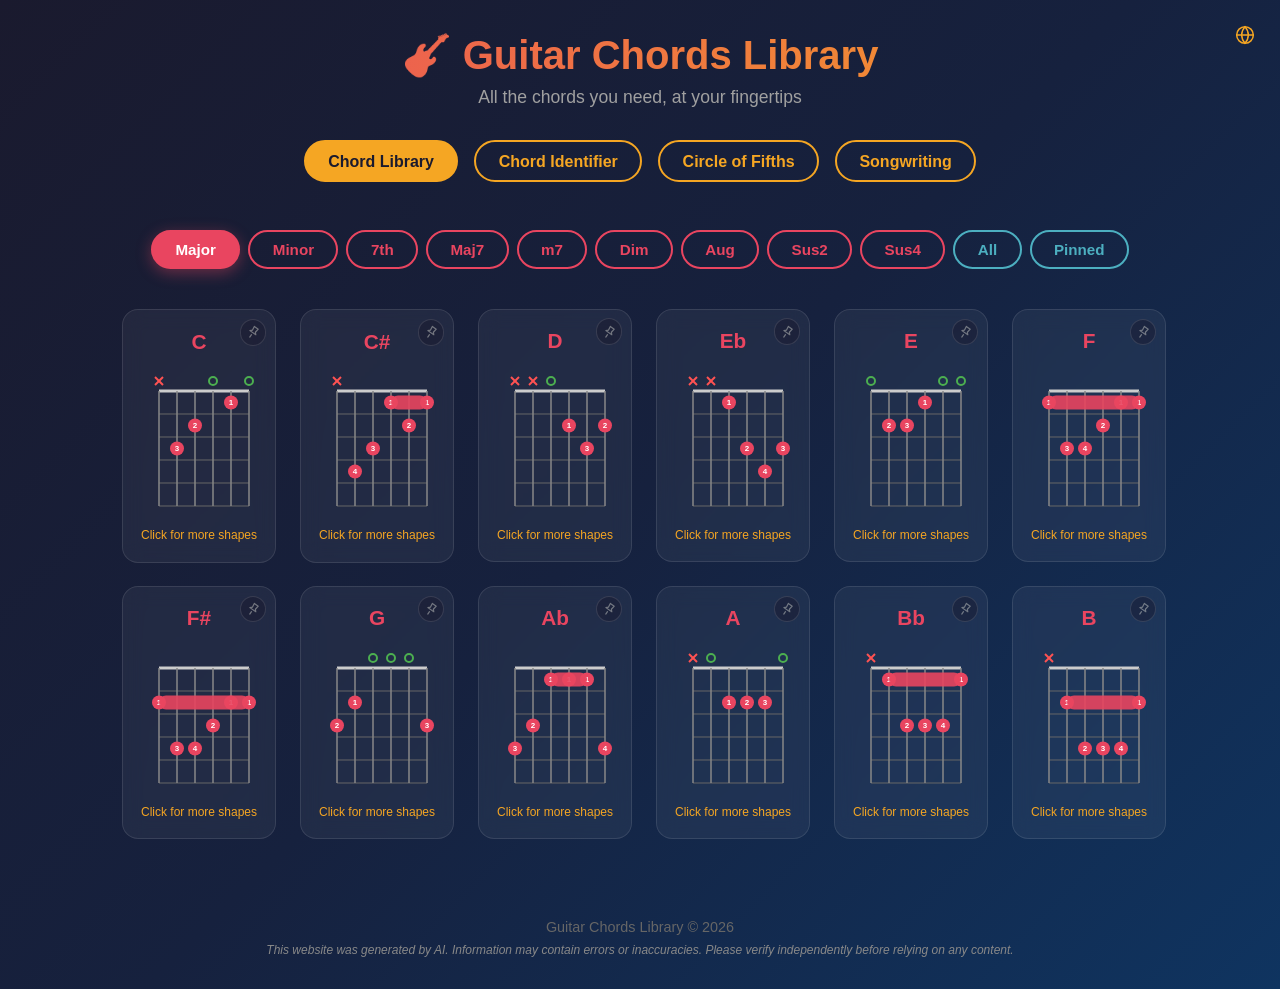
<file: index.html>
<!DOCTYPE html>
<html lang="en">
<head>
    <meta charset="UTF-8">
    <meta name="viewport" content="width=device-width, initial-scale=1.0">
    <title>Guitar Chords Library</title>
    <link rel="stylesheet" href="style.css">
</head>
<body>
    <header>
        <h1>🎸 <span data-i18n="libraryTitle">Guitar Chords Library</span></h1>
        <p class="subtitle" data-i18n="librarySubtitle">All the chords you need, at your fingertips</p>
    </header>

    <nav class="main-nav">
        <a href="index.html" class="nav-link active" data-i18n="chordLibrary">Chord Library</a>
        <a href="identifier.html" class="nav-link" data-i18n="chordIdentifier">Chord Identifier</a>
        <a href="circle.html" class="nav-link" data-i18n="circleOfFifths">Circle of Fifths</a>
        <a href="songwriting.html" class="nav-link" data-i18n="songwriting">Songwriting</a>
    </nav>

    <nav class="categories">
        <button class="category-btn active" data-category="major">Major</button>
        <button class="category-btn" data-category="minor">Minor</button>
        <button class="category-btn" data-category="seventh">7th</button>
        <button class="category-btn" data-category="major7">Maj7</button>
        <button class="category-btn" data-category="minor7">m7</button>
        <button class="category-btn" data-category="diminished">Dim</button>
        <button class="category-btn" data-category="augmented">Aug</button>
        <button class="category-btn" data-category="sus2">Sus2</button>
        <button class="category-btn" data-category="sus4">Sus4</button>
        <button class="category-btn utility-category all-category" data-category="all" data-i18n="all">All</button>
        <button class="category-btn utility-category pinned-category" data-category="pinned" data-i18n="pinned">Pinned</button>
    </nav>

    <main id="chords-container" class="chords-grid">
        <!-- Chords will be rendered here by JavaScript -->
    </main>

    <!-- Voicings Modal -->
    <div id="voicings-modal" class="modal">
        <div class="modal-content">
            <div class="modal-header">
                <h2 id="modal-chord-name">Chord Shapes</h2>
                <button class="modal-close" onclick="closeVoicingsModal()">&times;</button>
            </div>
            <div id="modal-voicings" class="modal-body">
                <!-- Voicings will be rendered here -->
            </div>
        </div>
    </div>

    <footer>
        <p data-i18n="footer">Guitar Chords Library &copy; 2026</p>
        <p class="footer-disclaimer" data-i18n="disclaimer">This website was generated by AI. Information may contain errors or inaccuracies. Please verify independently before relying on any content.</p>
    </footer>

    <button id="scroll-to-top" class="scroll-to-top" onclick="window.scrollTo({top: 0, behavior: 'smooth'})" aria-label="Scroll to top">
        <svg width="20" height="20" viewBox="0 0 20 20" fill="none" xmlns="http://www.w3.org/2000/svg">
            <path d="M10 3L3 12h14L10 3z" fill="currentColor"/>
        </svg>
    </button>

    <script src="i18n.js"></script>
    <script src="app.js"></script>
</body>
</html>
</file>
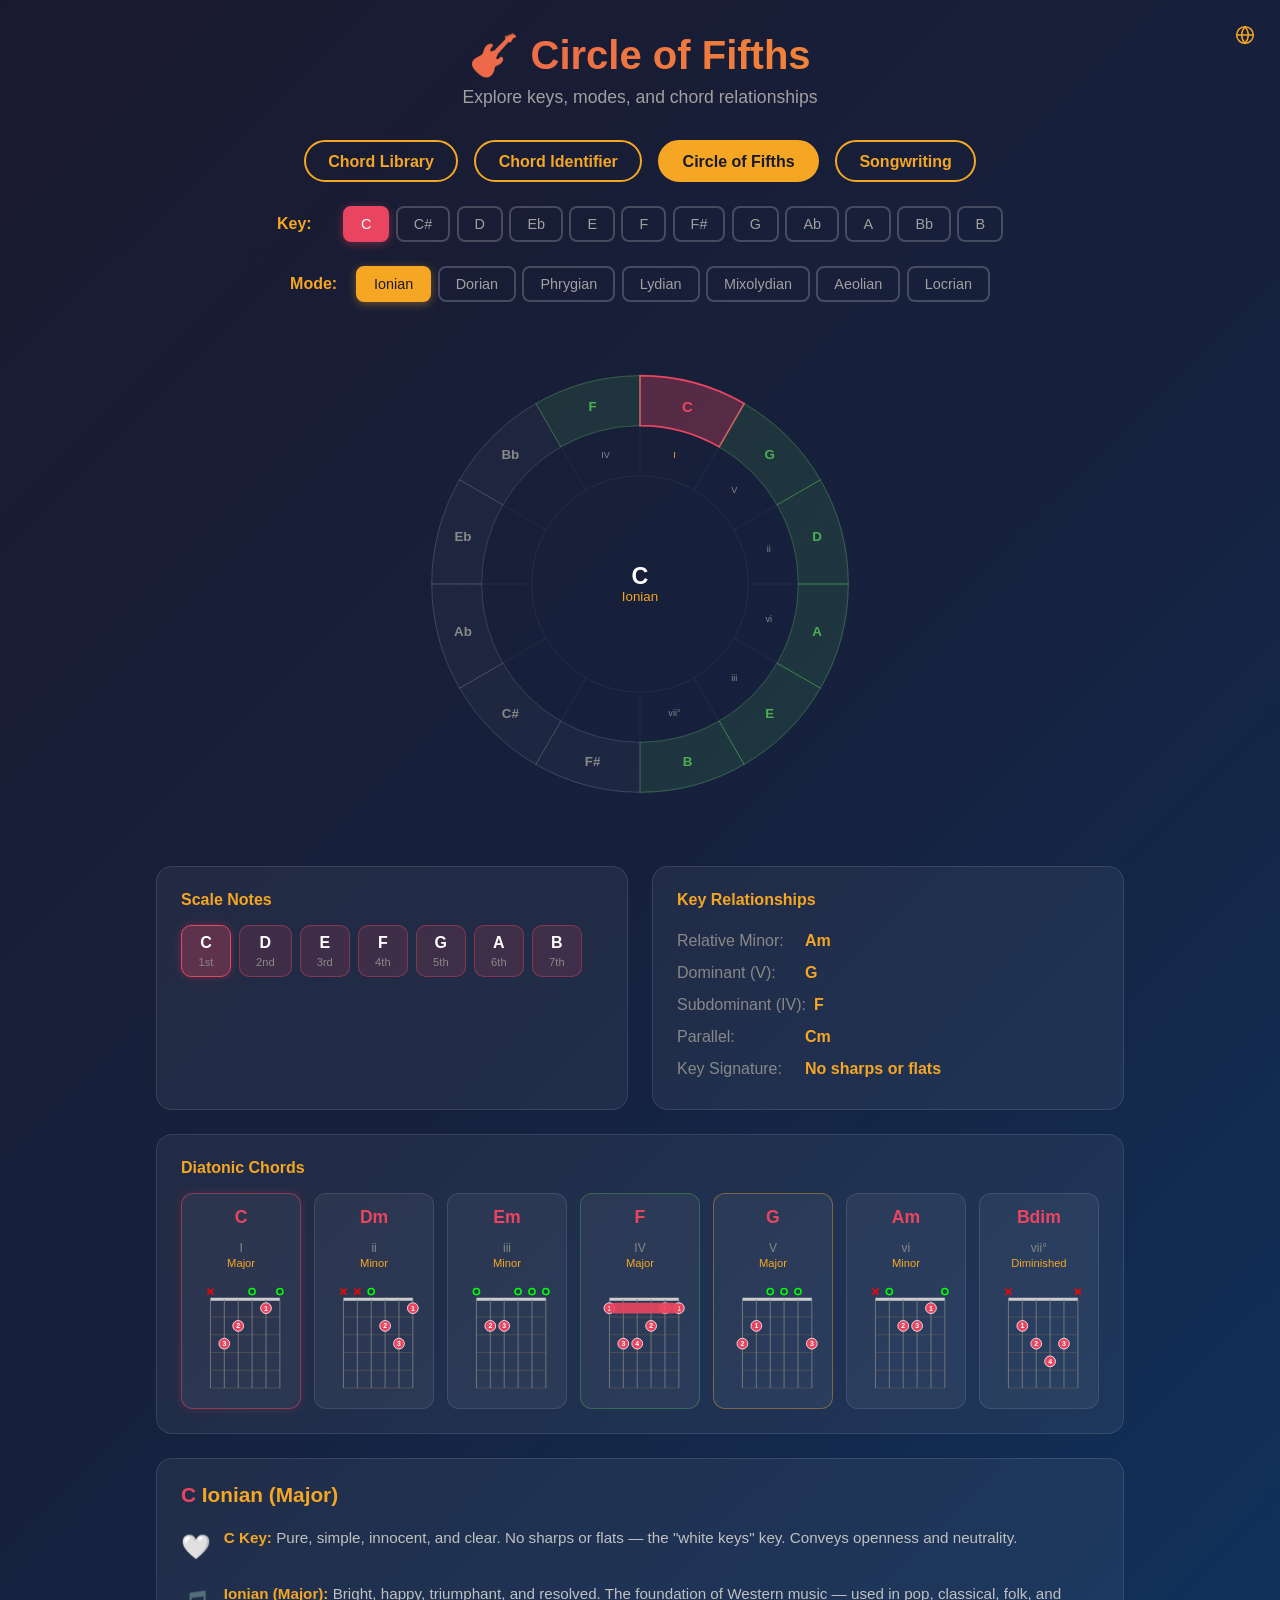
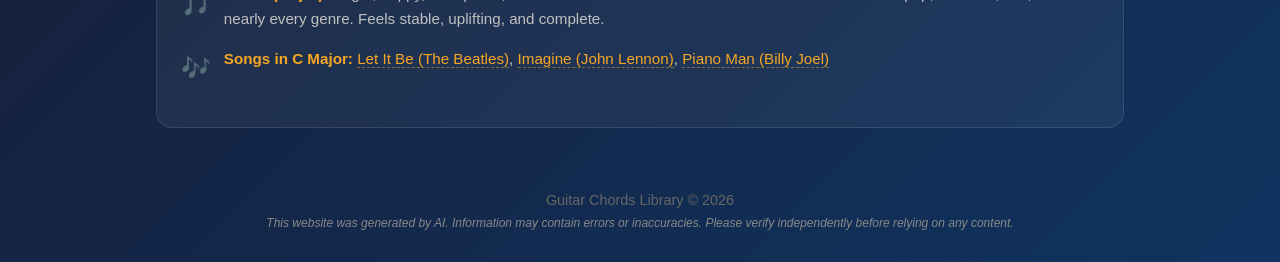
<file: circle.html>
<!DOCTYPE html>
<html lang="en">
<head>
    <meta charset="UTF-8">
    <meta name="viewport" content="width=device-width, initial-scale=1.0">
    <title>Circle of Fifths - Guitar Chords Library</title>
    <link rel="stylesheet" href="style.css">
    <link rel="stylesheet" href="circle.css">
</head>
<body>
    <header>
        <h1>🎸 <span data-i18n="circleTitle">Circle of Fifths</span></h1>
        <p class="subtitle" data-i18n="circleSubtitle">Explore keys, modes, and chord relationships</p>
    </header>

    <nav class="main-nav">
        <a href="index.html" class="nav-link" data-i18n="chordLibrary">Chord Library</a>
        <a href="identifier.html" class="nav-link" data-i18n="chordIdentifier">Chord Identifier</a>
        <a href="circle.html" class="nav-link active" data-i18n="circleOfFifths">Circle of Fifths</a>
        <a href="songwriting.html" class="nav-link" data-i18n="songwriting">Songwriting</a>
    </nav>

    <main class="circle-container">
        <div class="controls-panel">
            <div class="control-group">
                <label data-i18n="key">Key:</label>
                <div class="button-group" id="key-buttons">
                    <button class="key-btn active" data-key="0">C</button>
                    <button class="key-btn" data-key="1">C#</button>
                    <button class="key-btn" data-key="2">D</button>
                    <button class="key-btn" data-key="3">Eb</button>
                    <button class="key-btn" data-key="4">E</button>
                    <button class="key-btn" data-key="5">F</button>
                    <button class="key-btn" data-key="6">F#</button>
                    <button class="key-btn" data-key="7">G</button>
                    <button class="key-btn" data-key="8">Ab</button>
                    <button class="key-btn" data-key="9">A</button>
                    <button class="key-btn" data-key="10">Bb</button>
                    <button class="key-btn" data-key="11">B</button>
                </div>
            </div>
            <div class="control-group">
                <label data-i18n="mode">Mode:</label>
                <div class="button-group" id="mode-buttons">
                    <button class="mode-btn active" data-mode="0">Ionian</button>
                    <button class="mode-btn" data-mode="1">Dorian</button>
                    <button class="mode-btn" data-mode="2">Phrygian</button>
                    <button class="mode-btn" data-mode="3">Lydian</button>
                    <button class="mode-btn" data-mode="4">Mixolydian</button>
                    <button class="mode-btn" data-mode="5">Aeolian</button>
                    <button class="mode-btn" data-mode="6">Locrian</button>
                </div>
            </div>
        </div>

        <div class="circle-wrapper">
            <svg id="circle-svg" viewBox="0 0 600 600" xmlns="http://www.w3.org/2000/svg">
                <!-- Circle of fifths will be rendered by JavaScript -->
            </svg>
        </div>

        <div class="info-panel">
            <div class="info-section">
                <h3 data-i18n="scaleNotes">Scale Notes</h3>
                <div class="scale-notes" id="scale-notes">
                    <!-- Scale notes will be rendered here -->
                </div>
            </div>
            <div class="info-section">
                <h3 data-i18n="diatonicChords">Diatonic Chords</h3>
                <div class="diatonic-chords" id="diatonic-chords">
                    <!-- Diatonic chords will be rendered here -->
                </div>
            </div>
            <div class="info-section">
                <h3 data-i18n="keyRelationships">Key Relationships</h3>
                <div class="relationships" id="relationships">
                    <!-- Relative key info will be rendered here -->
                </div>
            </div>
            <div class="info-section description-section">
                <h3 id="scale-title">C Major (Ionian)</h3>
                <div class="key-mood" id="key-mood">
                    <!-- Key character and mood -->
                </div>
                <div class="mode-mood" id="mode-mood">
                    <!-- Mode mood and description -->
                </div>
                <div class="song-examples" id="song-examples">
                    <!-- Song examples -->
                </div>
            </div>
        </div>
    </main>

    <footer>
        <p data-i18n="footer">Guitar Chords Library &copy; 2026</p>
        <p class="footer-disclaimer" data-i18n="disclaimer">This website was generated by AI. Information may contain errors or inaccuracies. Please verify independently before relying on any content.</p>
    </footer>

    <!-- Chord Shape Modal -->
    <div id="chord-modal" class="modal">
        <div class="modal-content">
            <div class="modal-header">
                <h2 id="chord-modal-title">Chord Shape</h2>
                <button class="modal-close" onclick="closeChordModal()">&times;</button>
            </div>
            <div id="chord-modal-body" class="modal-body">
                <!-- Chord diagrams will be rendered here -->
            </div>
        </div>
    </div>

    <script src="i18n.js"></script>
    <script src="circle.js"></script>
</body>
</html>
</file>
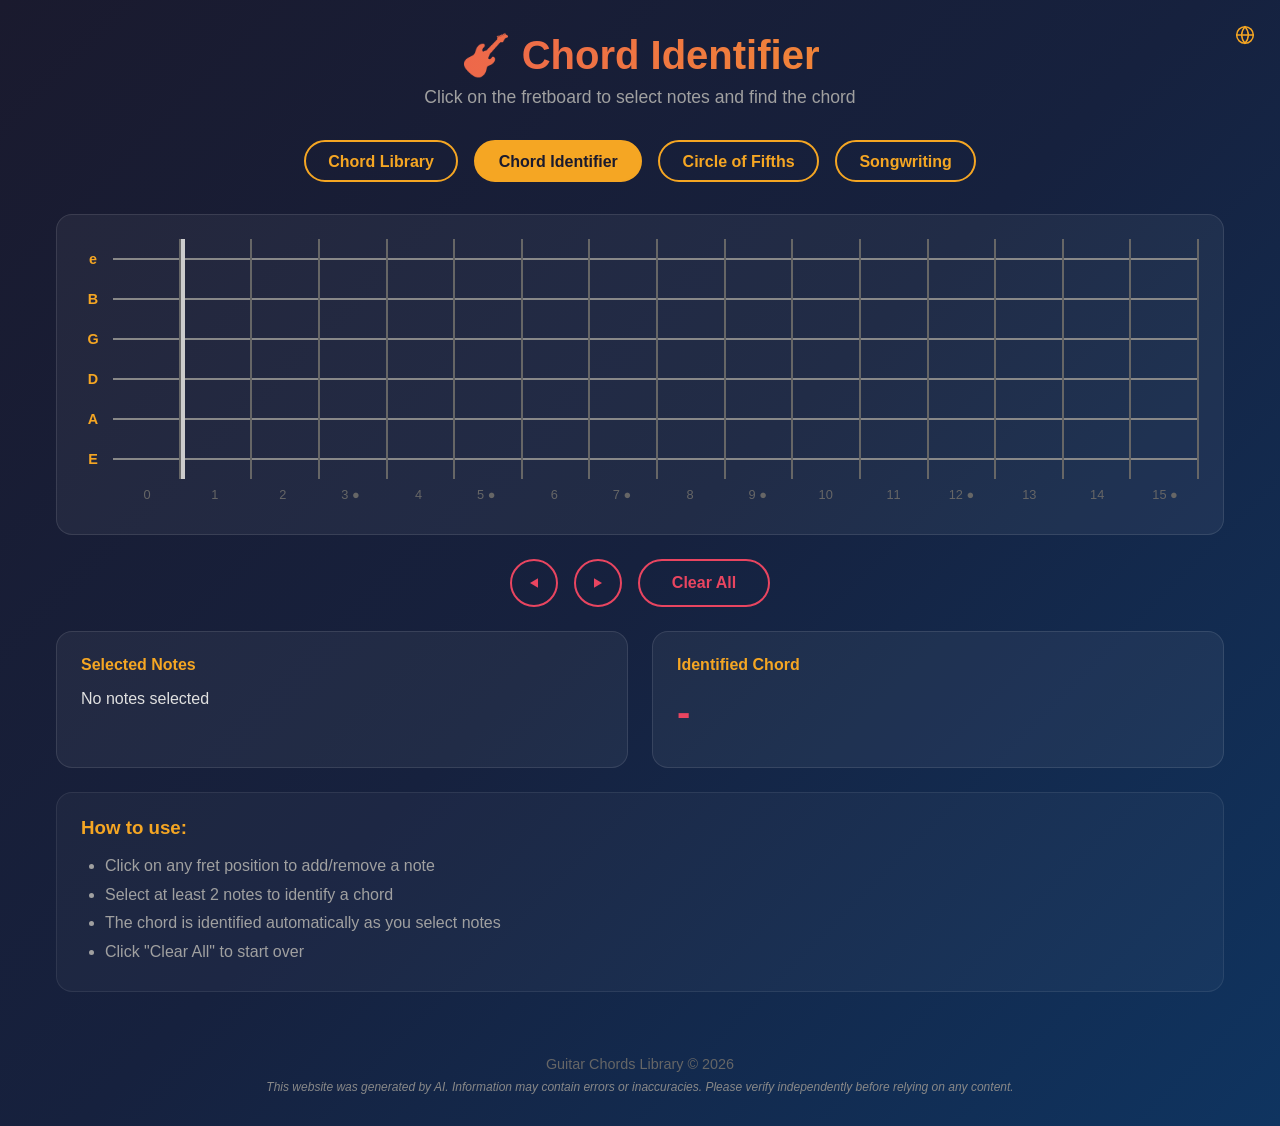
<file: identifier.html>
<!DOCTYPE html>
<html lang="en">
<head>
    <meta charset="UTF-8">
    <meta name="viewport" content="width=device-width, initial-scale=1.0">
    <title>Chord Identifier - Guitar Chords Library</title>
    <link rel="stylesheet" href="style.css">
    <link rel="stylesheet" href="identifier.css">
</head>
<body>
    <header>
        <h1>🎸 <span data-i18n="identifierTitle">Chord Identifier</span></h1>
        <p class="subtitle" data-i18n="identifierSubtitle">Click on the fretboard to select notes and find the chord</p>
    </header>

    <nav class="main-nav">
        <a href="index.html" class="nav-link" data-i18n="chordLibrary">Chord Library</a>
        <a href="identifier.html" class="nav-link active" data-i18n="chordIdentifier">Chord Identifier</a>
        <a href="circle.html" class="nav-link" data-i18n="circleOfFifths">Circle of Fifths</a>
        <a href="songwriting.html" class="nav-link" data-i18n="songwriting">Songwriting</a>
    </nav>

    <main class="identifier-container">
        <div class="fretboard-wrapper">
            <div class="string-labels">
                <span class="string-label">e</span>
                <span class="string-label">B</span>
                <span class="string-label">G</span>
                <span class="string-label">D</span>
                <span class="string-label">A</span>
                <span class="string-label">E</span>
            </div>
            <div class="fretboard" id="fretboard">
                <!-- Fretboard will be rendered by JavaScript -->
            </div>
        </div>

        <div class="controls">
            <button id="shift-left-btn" class="control-btn shift-btn" type="button" data-i18n-title="shiftLeft" aria-label="Shift chord left one fret" title="Shift chord left one fret"><svg viewBox="0 0 20 20" aria-hidden="true"><path d="M5 10 15 4v12L5 10Z"/></svg></button>
            <button id="shift-right-btn" class="control-btn shift-btn" type="button" data-i18n-title="shiftRight" aria-label="Shift chord right one fret" title="Shift chord right one fret"><svg viewBox="0 0 20 20" aria-hidden="true"><path d="m15 10-10 6V4l10 6Z"/></svg></button>
            <button id="clear-btn" class="control-btn" data-i18n="clearAll">Clear All</button>
            <button id="cancel-btn" class="control-btn" style="display: none;" data-i18n="cancelPreview">Cancel Preview</button>
        </div>

        <div class="result-panel" id="result-panel">
            <div class="selected-notes" id="selected-notes">
                <h3 data-i18n="selectedNotes">Selected Notes</h3>
                <div class="notes-display" id="notes-display" data-i18n="noNotesSelected">No notes selected</div>
            </div>
            <div class="chord-result" id="chord-result">
                <h3 data-i18n="identifiedChord">Identified Chord</h3>
                <div class="chord-name-result" id="chord-name-result">-</div>
                <div class="chord-details" id="chord-details"></div>
            </div>
        </div>

        <div class="instructions">
            <h3 data-i18n="instructions">How to use:</h3>
            <ul>
                <li data-i18n="instruction1">Click on any fret position to add/remove a note</li>
                <li data-i18n="instruction2">Select at least 2 notes to identify a chord</li>
                <li data-i18n="instruction3">The chord is identified automatically as you select notes</li>
                <li data-i18n="instruction4">Click "Clear All" to start over</li>
            </ul>
        </div>
    </main>

    <footer>
        <p data-i18n="footer">Guitar Chords Library &copy; 2026</p>
        <p class="footer-disclaimer" data-i18n="disclaimer">This website was generated by AI. Information may contain errors or inaccuracies. Please verify independently before relying on any content.</p>
    </footer>

    <script src="i18n.js"></script>
    <script src="identifier.js"></script>
</body>
</html>
</file>
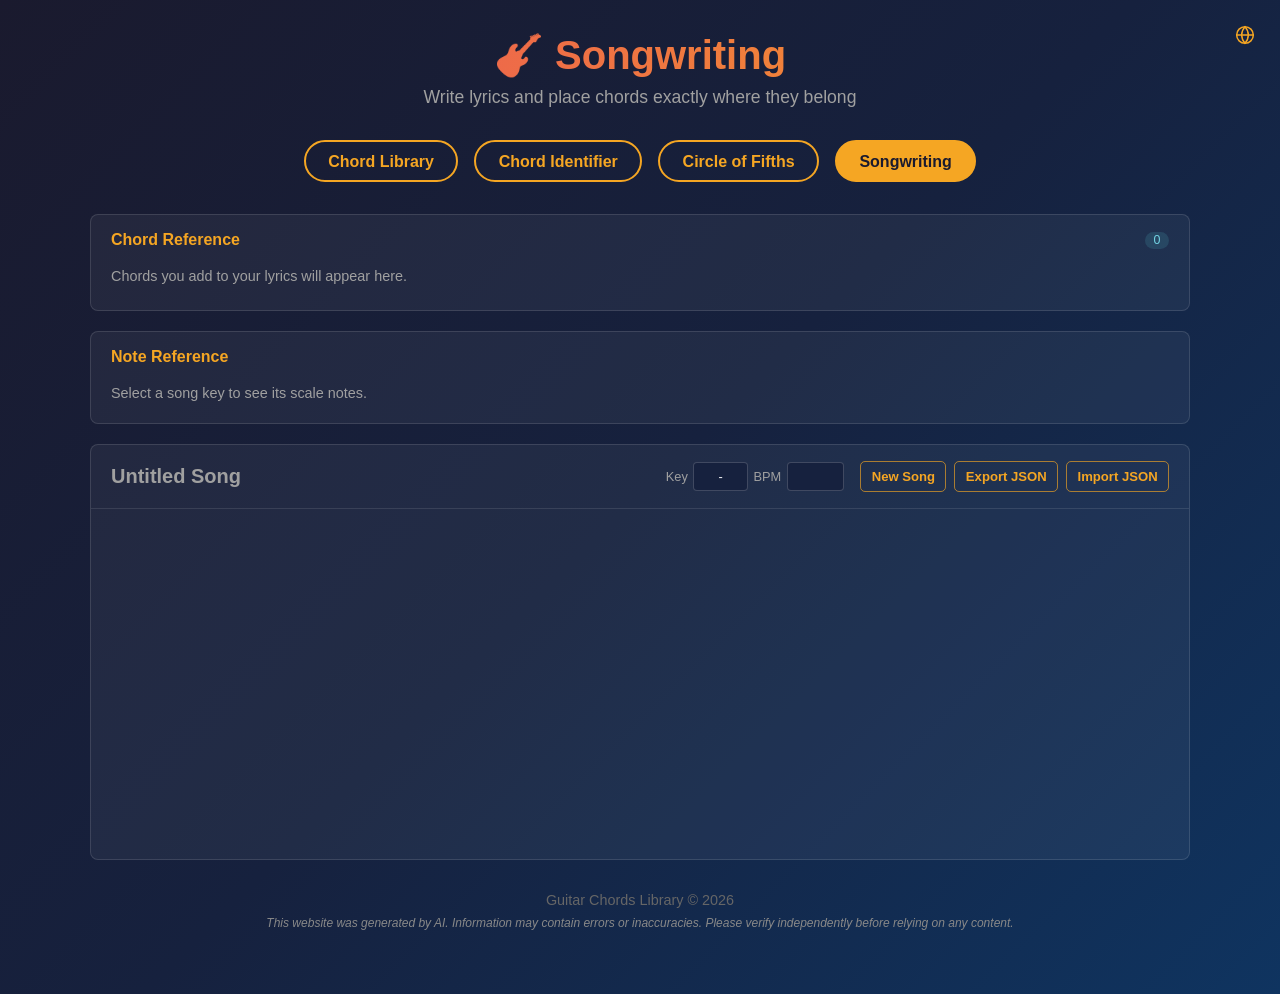
<file: songwriting.html>
<!DOCTYPE html>
<html lang="en">
<head>
    <meta charset="UTF-8">
    <meta name="viewport" content="width=device-width, initial-scale=1.0">
    <title>Songwriting - Guitar Chords Library</title>
    <link rel="stylesheet" href="style.css">
    <link rel="stylesheet" href="songwriting.css">
</head>
<body>
    <header>
        <h1>🎸 <span data-i18n="songwritingTitle">Songwriting</span></h1>
        <p class="subtitle" data-i18n="songwritingSubtitle">Write lyrics and place chords exactly where they belong</p>
    </header>

    <nav class="main-nav">
        <a href="index.html" class="nav-link" data-i18n="chordLibrary">Chord Library</a>
        <a href="identifier.html" class="nav-link" data-i18n="chordIdentifier">Chord Identifier</a>
        <a href="circle.html" class="nav-link" data-i18n="circleOfFifths">Circle of Fifths</a>
        <a href="songwriting.html" class="nav-link active" data-i18n="songwriting">Songwriting</a>
    </nav>

    <main class="songwriting-container">
        <section class="chord-reference-panel" aria-labelledby="chord-reference-title">
            <div class="panel-heading">
                <h2 id="chord-reference-title" data-i18n="chordReference">Chord Reference</h2>
                <span id="reference-count" class="reference-count">0</span>
            </div>
            <div id="chord-reference" class="chord-reference">
                <p class="empty-reference" data-i18n="emptyChordReference">Chords you add to your lyrics will appear here.</p>
            </div>
        </section>

        <section class="note-reference-panel" aria-labelledby="note-reference-title">
            <div class="panel-heading">
                <h2 id="note-reference-title" data-i18n="noteReference">Note Reference</h2>
            </div>
            <div id="note-reference" class="note-reference">
                <p class="empty-reference" data-i18n="emptyNoteReference">Select a song key to see its scale notes.</p>
            </div>
        </section>

        <section class="song-editor-panel" aria-label="Song editor">
            <div class="song-toolbar">
                <input id="song-title" class="song-title-input" type="text" data-i18n-placeholder="songTitle" placeholder="Untitled Song" aria-label="Song title">
                <div class="song-metadata">
                    <label for="song-key-btn" data-i18n="songKey">Key</label>
                    <button id="song-key-btn" class="song-key-btn" type="button" aria-haspopup="dialog" aria-label="Song key">-</button>
                    <label for="song-bpm">BPM</label>
                    <input id="song-bpm" type="number" min="20" max="300" inputmode="numeric" aria-label="BPM">
                </div>
                <div class="song-actions">
                    <button id="new-song-btn" class="song-action-btn" type="button" data-i18n="newSong">New Song</button>
                    <button id="export-btn" class="song-action-btn" type="button" data-i18n="exportJson">Export JSON</button>
                    <label class="song-action-btn import-btn" for="import-input" data-i18n="importJson">Import JSON</label>
                    <input id="import-input" type="file" accept="application/json" hidden>
                </div>
            </div>

            <div id="lyrics-sheet" class="lyrics-sheet" contenteditable="true" role="textbox" aria-multiline="true" data-i18n-placeholder="lyricPlaceholder" data-drop-hint="Drop JSON here" aria-label="Lyrics editor"></div>
        </section>
    </main>

    <footer>
        <p data-i18n="footer">Guitar Chords Library &copy; 2026</p>
        <p class="footer-disclaimer" data-i18n="disclaimer">This website was generated by AI. Information may contain errors or inaccuracies. Please verify independently before relying on any content.</p>
    </footer>

    <div id="song-key-modal" class="song-key-modal" aria-hidden="true">
        <div class="song-key-dialog" role="dialog" aria-modal="true" aria-labelledby="song-key-title">
            <div class="song-key-header">
                <h2 id="song-key-title" data-i18n="songKey">Key</h2>
                <button id="close-song-key" class="close-song-key-btn" type="button" aria-label="Close">&times;</button>
            </div>
            <p class="song-key-hint" data-i18n="songKeyHint">Select one or more keys</p>
            <div id="song-key-options" class="song-key-options"></div>
            <div class="song-key-footer">
                <button id="clear-song-keys" class="song-key-clear-btn" type="button" data-i18n="clearAll">Clear All</button>
                <button id="apply-song-keys" class="song-key-apply-btn" type="button" data-i18n="apply">Apply</button>
            </div>
        </div>
    </div>

    <div id="chord-finder-modal" class="chord-finder-modal" aria-hidden="true">
        <div class="chord-finder-dialog" role="dialog" aria-modal="true" aria-labelledby="chord-finder-title">
            <div class="chord-finder-header">
                <h2 id="chord-finder-title" data-i18n="chooseChord">Choose a chord</h2>
                <button id="close-chord-finder" class="close-finder-btn" type="button" aria-label="Close">&times;</button>
            </div>
            <input id="chord-finder-search" class="chord-finder-search" type="search" autocomplete="off" placeholder="Find a chord" data-i18n-placeholder="findChord" aria-label="Find a chord">
            <div id="chord-finder-results" class="chord-finder-results"></div>
        </div>
    </div>

    <div id="shape-picker-modal" class="shape-picker-modal" aria-hidden="true">
        <div class="shape-picker-dialog" role="dialog" aria-modal="true" aria-labelledby="shape-picker-title">
            <div class="shape-picker-header">
                <h2 id="shape-picker-title">Chord</h2>
                <button id="close-shape-picker" class="close-shape-picker-btn" type="button" aria-label="Close">&times;</button>
            </div>
            <p class="shape-picker-hint" data-i18n="chooseShape">Choose a chord shape</p>
            <div id="shape-picker-grid" class="shape-picker-grid"></div>
        </div>
    </div>

    <div id="confirm-modal" class="confirm-modal" aria-hidden="true">
        <div class="confirm-dialog" role="dialog" aria-modal="true" aria-labelledby="confirm-title">
            <div class="confirm-header">
                <h2 id="confirm-title" data-i18n="confirmTitle">Confirm</h2>
                <button id="close-confirm" class="close-confirm-btn" type="button" aria-label="Close">&times;</button>
            </div>
            <p id="confirm-message" class="confirm-message"></p>
            <div class="confirm-footer">
                <button id="confirm-cancel" class="confirm-cancel-btn" type="button" data-i18n="cancel">Cancel</button>
                <button id="confirm-ok" class="confirm-ok-btn" type="button" data-i18n="confirm">Confirm</button>
            </div>
        </div>
    </div>

    <script src="i18n.js"></script>
    <script src="app.js"></script>
    <script src="songwriting.js"></script>
</body>
</html>
</file>
<file: style.css>
* {
    margin: 0;
    padding: 0;
    box-sizing: border-box;
}

body {
    font-family: -apple-system, BlinkMacSystemFont, 'Segoe UI', Roboto, Oxygen, Ubuntu, sans-serif;
    background: linear-gradient(135deg, #1a1a2e 0%, #16213e 50%, #0f3460 100%);
    min-height: 100vh;
    color: #e0e0e0;
}

.language-button {
    position: absolute;
    top: 1rem;
    right: 1rem;
    display: flex;
    align-items: center;
    justify-content: center;
    width: 2.4rem;
    height: 2.4rem;
    padding: 0;
    border: none;
    background: transparent;
    color: #f5a623;
    cursor: pointer;
    transition: color 0.2s, transform 0.2s;
    z-index: 1000;
}

.language-button:hover {
    color: #e94560;
    transform: scale(1.1);
}

.language-modal {
    position: fixed;
    inset: 0;
    z-index: 2000;
    display: flex;
    align-items: center;
    justify-content: center;
}

.language-modal[hidden] {
    display: none;
}

.language-modal-backdrop {
    position: absolute;
    inset: 0;
    background: rgba(0, 0, 0, 0.6);
    backdrop-filter: blur(2px);
}

.language-modal-dialog {
    position: relative;
    min-width: 260px;
    max-width: 90vw;
    padding: 1.5rem;
    border: 1px solid rgba(245, 166, 35, 0.4);
    border-radius: 12px;
    background: #1a1a2e;
    box-shadow: 0 10px 40px rgba(0, 0, 0, 0.5);
    text-align: center;
}

.language-modal-title {
    font-size: 1.1rem;
    color: #f5a623;
    margin-bottom: 1rem;
}

.language-options {
    display: flex;
    flex-direction: column;
    gap: 0.5rem;
    margin-bottom: 1rem;
}

.language-option {
    padding: 0.6rem 1rem;
    border: 1px solid rgba(245, 166, 35, 0.3);
    border-radius: 8px;
    background: transparent;
    color: #e0e0e0;
    font: inherit;
    font-size: 0.95rem;
    cursor: pointer;
    transition: background 0.2s, border-color 0.2s;
}

.language-option:hover {
    background: rgba(245, 166, 35, 0.15);
    border-color: rgba(245, 166, 35, 0.6);
}

.language-option.selected {
    background: rgba(245, 166, 35, 0.2);
    border-color: #f5a623;
    color: #f5a623;
    font-weight: 600;
}

.language-modal-close {
    padding: 0.4rem 1rem;
    border: none;
    border-radius: 8px;
    background: rgba(233, 69, 96, 0.2);
    color: #e94560;
    font: inherit;
    font-size: 0.85rem;
    cursor: pointer;
}

.language-modal-close:hover {
    background: rgba(233, 69, 96, 0.35);
}

@media (max-width: 480px) {
    .language-button {
        top: 0.6rem;
        right: 0.6rem;
        width: 2.2rem;
        height: 2.2rem;
    }
}

header {
    text-align: center;
    padding: 2rem 1rem 1rem;
}

header h1 {
    font-size: 2.5rem;
    background: linear-gradient(90deg, #e94560, #f5a623);
    -webkit-background-clip: text;
    -webkit-text-fill-color: transparent;
    background-clip: text;
    margin-bottom: 0.5rem;
}

.subtitle {
    color: #a0a0a0;
    font-size: 1.1rem;
}

/* Main Navigation */
.main-nav {
    display: flex;
    justify-content: center;
    gap: 1rem;
    padding: 1rem;
    margin-bottom: 0.5rem;
}

.nav-link {
    display: flex;
    align-items: center;
    justify-content: center;
    padding: 0.6rem 1.4rem;
    border: 2px solid #f5a623;
    background: transparent;
    color: #f5a623;
    border-radius: 25px;
    text-decoration: none;
    font-weight: 600;
    line-height: 1.2;
    text-align: center;
    transition: all 0.3s ease;
}

.nav-link:hover {
    background: rgba(245, 166, 35, 0.15);
    transform: translateY(-2px);
}

.nav-link.active {
    background: #f5a623;
    color: #1a1a2e;
}

/* Mobile Navigation */
.mobile-nav-button {
    position: absolute;
    top: 1rem;
    left: 1rem;
    display: none;
    align-items: center;
    justify-content: center;
    width: 2.4rem;
    height: 2.4rem;
    padding: 0;
    border: 1px solid rgba(245, 166, 35, 0.4);
    border-radius: 6px;
    background: rgba(245, 166, 35, 0.12);
    color: #f5a623;
    cursor: pointer;
    z-index: 1000;
}

.mobile-nav-button:hover {
    background: rgba(245, 166, 35, 0.22);
}

.mobile-nav-modal {
    position: fixed;
    inset: 0;
    z-index: 2000;
    display: flex;
    align-items: center;
    justify-content: center;
}

.mobile-nav-modal[hidden] {
    display: none;
}

.mobile-nav-backdrop {
    position: absolute;
    inset: 0;
    background: rgba(0, 0, 0, 0.6);
    backdrop-filter: blur(2px);
}

.mobile-nav-dialog {
    position: relative;
    min-width: 240px;
    max-width: 90vw;
    padding: 1.5rem;
    border: 1px solid rgba(245, 166, 35, 0.4);
    border-radius: 12px;
    background: #1a1a2e;
    box-shadow: 0 10px 40px rgba(0, 0, 0, 0.5);
    text-align: center;
}

.mobile-nav-title {
    font-size: 1.1rem;
    color: #f5a623;
    margin-bottom: 1rem;
}

.mobile-nav-links {
    display: flex;
    flex-direction: column;
    gap: 0.5rem;
}

.mobile-nav-link {
    display: block;
    padding: 0.7rem 1rem;
    border: 1px solid rgba(245, 166, 35, 0.3);
    border-radius: 8px;
    background: transparent;
    color: #e0e0e0;
    font: inherit;
    font-size: 1rem;
    text-decoration: none;
    cursor: pointer;
    transition: background 0.2s, border-color 0.2s;
}

.mobile-nav-link:hover {
    background: rgba(245, 166, 35, 0.15);
    border-color: rgba(245, 166, 35, 0.6);
}

.mobile-nav-link.active {
    background: #f5a623;
    color: #1a1a2e;
    font-weight: 600;
}

.mobile-nav-close {
    margin-top: 1rem;
    padding: 0.4rem 1rem;
    border: none;
    border-radius: 8px;
    background: rgba(233, 69, 96, 0.2);
    color: #e94560;
    font: inherit;
    font-size: 0.85rem;
    cursor: pointer;
}

.mobile-nav-close:hover {
    background: rgba(233, 69, 96, 0.35);
}

@media (max-width: 768px) {
    .main-nav {
        display: none;
    }

    .mobile-nav-button {
        display: flex;
    }
}

@media (max-width: 480px) {
    .mobile-nav-button {
        top: 0.6rem;
        left: 0.6rem;
        width: 2.2rem;
        height: 2.2rem;
    }
}

/* Category Navigation */
.categories {
    display: flex;
    flex-wrap: wrap;
    justify-content: center;
    gap: 0.5rem;
    padding: 1.5rem 1rem;
    max-width: 1100px;
    margin: 0 auto;
}

.category-btn {
    display: inline-flex;
    align-items: center;
    justify-content: center;
    padding: 0.6rem 1.4rem;
    border: 2px solid #e94560;
    background: transparent;
    color: #e94560;
    border-radius: 25px;
    cursor: pointer;
    font-size: 0.95rem;
    font-weight: 600;
    line-height: 1;
    transition: all 0.3s ease;
}

.category-btn:hover {
    background: rgba(233, 69, 96, 0.15);
    transform: translateY(-2px);
}

.category-btn.active {
    background: #e94560;
    color: #fff;
    box-shadow: 0 4px 15px rgba(233, 69, 96, 0.4);
}

.category-btn.utility-category {
    border-color: #4cafc0;
    color: #4cafc0;
}

.category-btn.utility-category:hover,
.category-btn.utility-category.active {
    background: #4cafc0;
    color: #102a3a;
    box-shadow: 0 4px 15px rgba(76, 175, 192, 0.35);
}

/* Chords Grid */
.chords-grid {
    display: grid;
    grid-template-columns: repeat(6, 1fr);
    gap: 1.5rem;
    padding: 1rem 2rem 3rem;
    max-width: 1100px;
    margin: 0 auto;
}

/* Chord Section Header (All view) */
.chord-section-header {
    grid-column: 1 / -1;
    color: #e94560;
    font-size: 1.5rem;
    font-weight: 700;
    padding: 1rem 0 0.25rem;
    margin-top: 0.5rem;
    border-bottom: 2px solid rgba(233, 69, 96, 0.4);
    letter-spacing: 0.05em;
}

.chord-section-header:first-child {
    margin-top: 0;
}

/* Chord Card */
.chord-card {
    position: relative;
    background: rgba(255, 255, 255, 0.05);
    border: 1px solid rgba(255, 255, 255, 0.1);
    border-radius: 16px;
    padding: 1.2rem 1rem;
    text-align: center;
    transition: all 0.3s ease;
    backdrop-filter: blur(10px);
}

.chord-card:hover {
    transform: translateY(-5px);
    background: rgba(255, 255, 255, 0.1);
    box-shadow: 0 8px 25px rgba(0, 0, 0, 0.3);
    border-color: rgba(233, 69, 96, 0.4);
}

/* Clickable chord cards (with voicings) */
.chord-card.has-voicings {
    cursor: pointer;
}

.chord-card.has-voicings:hover {
    border-color: rgba(245, 166, 35, 0.6);
    box-shadow: 0 8px 25px rgba(245, 166, 35, 0.2);
}

.pin-chord-btn {
    position: absolute;
    top: 0.55rem;
    right: 0.55rem;
    width: 1.65rem;
    height: 1.65rem;
    border: 1px solid rgba(255, 255, 255, 0.18);
    border-radius: 50%;
    background: rgba(26, 26, 46, 0.72);
    color: #a0a0a0;
    cursor: pointer;
    opacity: 0.65;
    transition: all 0.2s ease;
}

.pin-icon {
    display: block;
    width: 0.9rem;
    height: 0.9rem;
    margin: auto;
    transform: rotate(35deg);
    fill: none;
    stroke: currentColor;
    stroke-linecap: round;
    stroke-linejoin: round;
    stroke-width: 2;
}

.pin-chord-btn:hover,
.pin-chord-btn:focus-visible,
.pin-chord-btn.pinned {
    border-color: #f5a623;
    color: #f5a623;
    opacity: 1;
}

.pin-chord-btn.pinned {
    background: rgba(245, 166, 35, 0.16);
}

.empty-pinned-chords {
    grid-column: 1 / -1;
    padding: 3rem 1rem;
    color: #a0a0a0;
    text-align: center;
}

.voicings-hint {
    font-size: 0.75rem;
    color: #f5a623;
    margin-top: 0.5rem;
    font-weight: 500;
}

/* Modal Styles */
.modal {
    display: none;
    position: fixed;
    top: 0;
    left: 0;
    width: 100%;
    height: 100%;
    background: rgba(0, 0, 0, 0.8);
    z-index: 1000;
    align-items: center;
    justify-content: center;
    padding: 2rem;
}

.modal.active {
    display: flex;
}

.modal-content {
    background: linear-gradient(135deg, #1a1a2e 0%, #16213e 100%);
    border: 1px solid rgba(255, 255, 255, 0.1);
    border-radius: 20px;
    max-width: 900px;
    width: 100%;
    max-height: 80vh;
    overflow-y: auto;
    box-shadow: 0 20px 60px rgba(0, 0, 0, 0.5);
}

.modal-header {
    display: flex;
    justify-content: space-between;
    align-items: center;
    padding: 1.5rem 2rem;
    border-bottom: 1px solid rgba(255, 255, 255, 0.1);
}

.modal-header h2 {
    font-size: 1.5rem;
    color: #fff;
}

.modal-header .note {
    color: #e94560;
}

.modal-header .suffix {
    color: #f5a623;
}

.modal-close {
    background: none;
    border: none;
    color: #888;
    font-size: 2rem;
    cursor: pointer;
    padding: 0;
    line-height: 1;
    transition: color 0.2s;
}

.modal-close:hover {
    color: #e94560;
}

.modal-body {
    padding: 2rem;
    display: flex;
    flex-wrap: wrap;
    gap: 2rem;
    justify-content: center;
}

.voicing-card {
    background: rgba(255, 255, 255, 0.05);
    border: 1px solid rgba(255, 255, 255, 0.1);
    border-radius: 12px;
    padding: 1rem;
    text-align: center;
}

.voicing-label {
    font-size: 0.85rem;
    color: #f5a623;
    margin-bottom: 0.8rem;
    font-weight: 500;
}

.chord-name {
    font-size: 1.3rem;
    font-weight: 700;
    color: #fff;
    margin-bottom: 0.8rem;
}

.chord-name .note {
    color: #e94560;
}

.chord-name .suffix {
    color: #f5a623;
    font-size: 0.9rem;
}

/* SVG Chord Diagram */
.chord-diagram {
    width: 120px;
    height: 150px;
    margin: 0 auto;
}

.chord-diagram .fretboard {
    stroke: #555;
    stroke-width: 1;
}

.chord-diagram .string {
    stroke: #888;
    stroke-width: 1.5;
}

.chord-diagram .fret {
    stroke: #666;
    stroke-width: 1;
}

.chord-diagram .nut {
    stroke: #ccc;
    stroke-width: 3;
}

.chord-diagram .finger {
    fill: #e94560;
    stroke: none;
}

.chord-diagram .open-string {
    fill: none;
    stroke: #4caf50;
    stroke-width: 2;
}

.chord-diagram .muted-string {
    stroke: #ff5252;
    stroke-width: 2;
}

.chord-diagram .barre {
    fill: #e94560;
    opacity: 0.9;
}

.chord-diagram .finger-text {
    fill: #fff;
    font-size: 8px;
    font-weight: bold;
    text-anchor: middle;
    dominant-baseline: central;
}

.chord-diagram .fret-number {
    fill: #888;
    font-size: 9px;
    text-anchor: start;
}

/* Footer */
footer {
    text-align: center;
    padding: 2rem;
    color: #666;
    font-size: 0.9rem;
}

.footer-disclaimer {
    margin-top: 0.5rem;
    font-size: 0.75rem;
    color: #888;
    font-style: italic;
}

/* Responsive */
@media (max-width: 1024px) {
    .chords-grid {
        grid-template-columns: repeat(4, 1fr);
    }
}

@media (max-width: 768px) {
    header h1 {
        font-size: 1.8rem;
    }

    .chords-grid {
        grid-template-columns: repeat(3, 1fr);
        gap: 1rem;
        padding: 1rem;
    }

    .categories {
        gap: 0.4rem;
    }

    .category-btn {
        padding: 0.5rem 1rem;
        font-size: 0.85rem;
    }
}

@media (max-width: 480px) {
    .chords-grid {
        grid-template-columns: repeat(2, 1fr);
    }
}

/* Scroll to Top Button */
.scroll-to-top {
    position: fixed;
    bottom: 2rem;
    right: 2rem;
    width: 48px;
    height: 48px;
    background: #e94560;
    color: #fff;
    border: none;
    border-radius: 50%;
    cursor: pointer;
    display: flex;
    align-items: center;
    justify-content: center;
    box-shadow: 0 4px 15px rgba(233, 69, 96, 0.4);
    opacity: 0;
    visibility: hidden;
    transform: translateY(10px);
    transition: all 0.3s ease;
    z-index: 900;
}

.scroll-to-top.visible {
    opacity: 1;
    visibility: visible;
    transform: translateY(0);
}

.scroll-to-top:hover {
    background: #d63851;
    box-shadow: 0 6px 20px rgba(233, 69, 96, 0.6);
    transform: translateY(-2px);
}

.scroll-to-top:active {
    transform: translateY(0);
}
</file>
<file: circle.css>
/* Circle Container */
.circle-container {
    max-width: 1000px;
    margin: 0 auto;
    padding: 0 1rem 2rem;
}

/* Controls Panel */
.controls-panel {
    display: flex;
    flex-direction: column;
    gap: 1.5rem;
    margin-bottom: 2rem;
    align-items: center;
}

.control-group {
    display: flex;
    align-items: center;
    gap: 1rem;
    flex-wrap: wrap;
    justify-content: center;
}

.control-group label {
    color: #f5a623;
    font-weight: 600;
    font-size: 1rem;
    min-width: 50px;
}

.button-group {
    display: flex;
    flex-wrap: wrap;
    gap: 0.4rem;
}

.key-btn,
.mode-btn {
    padding: 0.5rem 1rem;
    border: 2px solid rgba(255, 255, 255, 0.2);
    background: transparent;
    color: #a0a0a0;
    border-radius: 8px;
    cursor: pointer;
    font-size: 0.9rem;
    font-weight: 500;
    transition: all 0.2s ease;
}

.key-btn:hover,
.mode-btn:hover {
    border-color: rgba(245, 166, 35, 0.5);
    color: #f5a623;
    background: rgba(245, 166, 35, 0.1);
}

.key-btn.active {
    border-color: #e94560;
    background: #e94560;
    color: #fff;
    box-shadow: 0 2px 10px rgba(233, 69, 96, 0.4);
}

.mode-btn.active {
    border-color: #f5a623;
    background: #f5a623;
    color: #1a1a2e;
    box-shadow: 0 2px 10px rgba(245, 166, 35, 0.4);
}

/* Circle Wrapper */
.circle-wrapper {
    display: flex;
    justify-content: center;
    margin-bottom: 2rem;
}

#circle-svg {
    width: 100%;
    max-width: 500px;
    height: auto;
    touch-action: none;
    user-select: none;
    -webkit-user-select: none;
}

/* SVG Circle Styles */
.circle-outer-ring {
    fill: none;
    stroke: rgba(255, 255, 255, 0.1);
    stroke-width: 1;
}

.circle-inner-ring {
    fill: none;
    stroke: rgba(255, 255, 255, 0.08);
    stroke-width: 1;
}

.circle-segment {
    fill: rgba(255, 255, 255, 0.03);
    stroke: rgba(255, 255, 255, 0.1);
    stroke-width: 1;
    cursor: pointer;
    transition: all 0.3s ease;
}

.circle-segment:hover {
    fill: rgba(245, 166, 35, 0.15);
}

#circle-svg:active .circle-segment {
    cursor: grabbing;
}

.circle-segment.active {
    fill: rgba(233, 69, 96, 0.3);
    stroke: #e94560;
    stroke-width: 2;
}

.circle-segment.scale-note {
    fill: rgba(76, 175, 80, 0.15);
    stroke: rgba(76, 175, 80, 0.4);
}

.circle-segment.active.scale-note {
    fill: rgba(233, 69, 96, 0.3);
    stroke: #e94560;
}

.circle-segment.relative-minor {
    fill: rgba(245, 166, 35, 0.15);
    stroke: rgba(245, 166, 35, 0.4);
}

.circle-note-text {
    fill: #888;
    font-size: 16px;
    font-weight: 600;
    text-anchor: middle;
    dominant-baseline: central;
    pointer-events: none;
}

.circle-note-text.active {
    fill: #e94560;
    font-size: 18px;
    font-weight: 700;
}

.circle-note-text.scale-note {
    fill: #4caf50;
}

.circle-note-text.active.scale-note {
    fill: #e94560;
}

.circle-chord-text {
    fill: #666;
    font-size: 11px;
    font-weight: 500;
    text-anchor: middle;
    dominant-baseline: central;
    pointer-events: none;
}

.circle-chord-text.active {
    fill: #f5a623;
}

.circle-chord-text.scale-note {
    fill: #888;
}

.circle-center-text {
    fill: #fff;
    font-size: 28px;
    font-weight: 700;
    text-anchor: middle;
    dominant-baseline: central;
}

.circle-center-sub {
    fill: #f5a623;
    font-size: 16px;
    text-anchor: middle;
    dominant-baseline: central;
}

.circle-line {
    stroke: rgba(255, 255, 255, 0.06);
    stroke-width: 1;
}

/* Info Panel */
.info-panel {
    display: grid;
    grid-template-columns: 1fr 1fr;
    grid-template-areas:
        "scale relationships"
        "diatonic diatonic"
        "description description";
    gap: 1.5rem;
}

.info-section {
    background: rgba(255, 255, 255, 0.05);
    border: 1px solid rgba(255, 255, 255, 0.1);
    border-radius: 16px;
    padding: 1.5rem;
}

.info-section:first-child {
    grid-area: scale;
}

.info-section:nth-child(2) {
    grid-area: diatonic;
}

.info-section:nth-child(3) {
    grid-area: relationships;
}

.description-section {
    grid-area: description;
}

.info-section h3 {
    color: #f5a623;
    margin-bottom: 1rem;
    font-size: 1rem;
}

#scale-title {
    font-size: 1.3rem;
    margin-bottom: 1.2rem;
}

#scale-title .key-name {
    color: #e94560;
}

/* Mood descriptions */
.key-mood,
.mode-mood,
.song-examples {
    margin-bottom: 1rem;
}

.mood-item {
    display: flex;
    align-items: flex-start;
    gap: 0.8rem;
    line-height: 1.6;
}

.mood-character {
    font-size: 1.5rem;
    flex-shrink: 0;
    margin-top: 0.1rem;
}

.mood-text {
    color: #c0c0c0;
    font-size: 0.95rem;
}

.mood-text strong {
    color: #f5a623;
}

/* Scale Notes */
.scale-notes {
    display: flex;
    flex-wrap: wrap;
    gap: 0.5rem;
}

.scale-note-chip {
    background: rgba(233, 69, 96, 0.15);
    border: 1px solid rgba(233, 69, 96, 0.4);
    color: #fff;
    padding: 0.5rem 1rem;
    border-radius: 10px;
    font-weight: 600;
    font-size: 1rem;
    text-align: center;
    min-width: 50px;
}

.scale-note-chip .degree {
    display: block;
    font-size: 0.7rem;
    color: #888;
    margin-top: 0.2rem;
    font-weight: 400;
}

.scale-note-chip.root {
    background: rgba(233, 69, 96, 0.3);
    border-color: #e94560;
    box-shadow: 0 0 10px rgba(233, 69, 96, 0.3);
}

/* Diatonic Chords */
.diatonic-chords {
    display: grid;
    grid-template-columns: repeat(auto-fit, minmax(120px, 1fr));
    gap: 0.8rem;
}

.diatonic-chord {
    background: rgba(255, 255, 255, 0.05);
    border: 1px solid rgba(255, 255, 255, 0.1);
    border-radius: 12px;
    padding: 0.8rem;
    text-align: center;
    min-width: 0;
}

.diatonic-chord .chord-name {
    font-size: 1.1rem;
    font-weight: 700;
    color: #e94560;
}

.diatonic-chord .chord-degree {
    font-size: 0.75rem;
    color: #888;
    margin-top: 0.3rem;
}

.diatonic-chord .chord-type {
    font-size: 0.7rem;
    color: #f5a623;
    margin-top: 0.1rem;
}

.diatonic-chord.tonic {
    border-color: rgba(233, 69, 96, 0.5);
    box-shadow: 0 0 10px rgba(233, 69, 96, 0.2);
}

.diatonic-chord.dominant {
    border-color: rgba(245, 166, 35, 0.4);
}

.diatonic-chord.subdominant {
    border-color: rgba(76, 175, 80, 0.4);
}

.diatonic-chord-diagram {
    margin: 0.7rem auto 0;
    max-width: 105px;
}

.diatonic-chord-diagram .chord-diagram {
    display: block;
    width: 100%;
    height: auto;
}

.chord-shape-unavailable {
    color: #888;
    font-size: 0.7rem;
    margin-top: 0.7rem;
}

/* Relationships */
.relationships {
    color: #a0a0a0;
    line-height: 2;
}

.relationship-item {
    display: flex;
    align-items: center;
    gap: 0.5rem;
}

.relationship-item .rel-label {
    color: #888;
    min-width: 120px;
}

.relationship-item .rel-value {
    color: #f5a623;
    font-weight: 600;
}

/* Responsive */
@media (max-width: 768px) {
    .info-panel {
        grid-template-columns: 1fr;
        grid-template-areas:
            "scale"
            "relationships"
            "diatonic"
            "description";
    }

    .controls-panel {
        gap: 1rem;
    }

    .key-btn,
    .mode-btn {
        padding: 0.4rem 0.8rem;
        font-size: 0.8rem;
    }

    #circle-svg {
        max-width: 350px;
    }

    .circle-note-text {
        font-size: 13px;
    }

    .circle-note-text.active {
        font-size: 14px;
    }

    .circle-chord-text {
        font-size: 9px;
    }
}

@media (max-width: 480px) {
    .control-group {
        flex-direction: column;
        align-items: flex-start;
    }

    #circle-svg {
        max-width: none;
    }

    .circle-note-text {
        font-size: 18px;
    }

    .circle-note-text.active {
        font-size: 20px;
    }

    .circle-chord-text {
        font-size: 13px;
    }
}

/* Song example links */
.song-link {
    color: #f5a623;
    text-decoration: none;
    border-bottom: 1px dashed rgba(245, 166, 35, 0.5);
    transition: all 0.2s ease;
}

.song-link:hover {
    color: #e94560;
    border-bottom-color: #e94560;
}

/* Chord Modal */
.modal {
    position: fixed;
    top: 0;
    left: 0;
    width: 100%;
    height: 100%;
    background: rgba(0, 0, 0, 0.85);
    display: none;
    align-items: center;
    justify-content: center;
    z-index: 1000;
    padding: 1rem;
}

.modal.active {
    display: flex;
}

.modal-content {
    background: linear-gradient(135deg, #1a1a2e 0%, #16213e 100%);
    border-radius: 16px;
    padding: 2rem;
    max-width: 500px;
    width: 100%;
    max-height: 90vh;
    overflow-y: auto;
    border: 2px solid rgba(255, 255, 255, 0.1);
    box-shadow: 0 20px 60px rgba(0, 0, 0, 0.5);
}

.modal-header {
    display: flex;
    justify-content: space-between;
    align-items: center;
    margin-bottom: 1.5rem;
    padding-bottom: 1rem;
    border-bottom: 1px solid rgba(255, 255, 255, 0.1);
}

.modal-header h2 {
    color: #e94560;
    font-size: 1.8rem;
    margin: 0;
}

.modal-close {
    background: none;
    border: none;
    color: #fff;
    font-size: 2rem;
    cursor: pointer;
    padding: 0;
    width: 40px;
    height: 40px;
    display: flex;
    align-items: center;
    justify-content: center;
    border-radius: 8px;
    transition: all 0.2s ease;
}

.modal-close:hover {
    background: rgba(255, 255, 255, 0.1);
    color: #e94560;
}

.modal-body {
    color: #fff;
}

/* Chord shape display in modal */
.chord-shape-display {
    display: flex;
    flex-direction: column;
    align-items: center;
    gap: 1.5rem;
}

.chord-shape-display .chord-diagram {
    width: 180px;
    height: auto;
}

.chord-info {
    text-align: center;
    background: rgba(255, 255, 255, 0.05);
    padding: 1rem 1.5rem;
    border-radius: 10px;
    width: 100%;
}

.chord-frets,
.chord-fingers {
    font-family: 'Courier New', monospace;
    font-size: 1.1rem;
    color: #c0c0c0;
    margin-bottom: 0.5rem;
}

.chord-frets:last-child,
.chord-fingers:last-child {
    margin-bottom: 0;
}

/* Chord diagram SVG styles for modal */
.chord-diagram .nut {
    stroke: #ccc;
    stroke-width: 4;
}

.chord-diagram .fret {
    stroke: #555;
    stroke-width: 1;
}

.chord-diagram .string {
    stroke: #888;
    stroke-width: 1;
}

.chord-diagram .finger {
    fill: #e94560;
    stroke: #fff;
    stroke-width: 1;
}

.chord-diagram .finger-text {
    fill: #fff;
    font-size: 9px;
    text-anchor: middle;
    dominant-baseline: central;
    font-weight: bold;
}

.chord-diagram .open-string {
    fill: none;
    stroke: #0f0;
    stroke-width: 2;
}

.chord-diagram .muted-string {
    stroke: #f00;
    stroke-width: 2;
}

.chord-diagram .barre {
    fill: #e94560;
    opacity: 0.9;
}

.chord-diagram .fret-number {
    fill: #f5a623;
    font-size: 10px;
    font-weight: bold;
}
</file>
<file: identifier.css>
/* Main Navigation */
.main-nav {
    display: flex;
    justify-content: center;
    gap: 1rem;
    padding: 1rem;
    margin-bottom: 1rem;
}

.nav-link {
    padding: 0.6rem 1.4rem;
    border: 2px solid #f5a623;
    background: transparent;
    color: #f5a623;
    border-radius: 25px;
    text-decoration: none;
    font-weight: 600;
    transition: all 0.3s ease;
}

.nav-link:hover {
    background: rgba(245, 166, 35, 0.15);
    transform: translateY(-2px);
}

.nav-link.active {
    background: #f5a623;
    color: #1a1a2e;
}

/* Identifier Container */
.identifier-container {
    max-width: 1200px;
    margin: 0 auto;
    padding: 0 1rem 2rem;
}

/* Fretboard */
.fretboard-wrapper {
    background: rgba(255, 255, 255, 0.05);
    border: 1px solid rgba(255, 255, 255, 0.1);
    border-radius: 16px;
    padding: 1.5rem;
    margin-bottom: 1.5rem;
    overflow-x: auto;
}

.fretboard-wrapper {
    display: flex;
    gap: 0.5rem;
}

.string-labels {
    display: grid;
    grid-template-rows: repeat(6, 40px);
    height: 240px;
    margin-top: 8px;
}

.string-label {
    width: 24px;
    height: 24px;
    display: flex;
    align-items: center;
    justify-content: center;
    font-weight: bold;
    color: #f5a623;
    font-size: 0.9rem;
}

.fretboard {
    flex: 1;
    display: flex;
    flex-direction: column;
    min-width: 600px;
    position: relative;
}

.fret-row {
    display: flex;
    align-items: center;
    height: 40px;
    position: relative;
}

.fret-cell {
    flex: 1;
    height: 100%;
    display: flex;
    align-items: center;
    justify-content: center;
    position: relative;
    cursor: pointer;
    transition: background 0.2s ease;
}

.fret-cell:hover {
    background: rgba(233, 69, 96, 0.2);
}

.fret-cell::before {
    content: '';
    position: absolute;
    top: 50%;
    left: 0;
    right: 0;
    height: 2px;
    background: #888;
    transform: translateY(-50%);
}

.fret-cell::after {
    content: '';
    position: absolute;
    top: 0;
    bottom: 0;
    right: 0;
    width: 2px;
    background: #666;
}

.fret-cell.open-string {
    border-right: none;
}

.fret-cell.nut-cell {
    border-left: 4px solid #ccc;
}

.fret-marker {
    width: 28px;
    height: 28px;
    border-radius: 50%;
    background: #e94560;
    display: flex;
    align-items: center;
    justify-content: center;
    font-size: 0.7rem;
    font-weight: bold;
    color: #fff;
    z-index: 10;
    box-shadow: 0 2px 8px rgba(233, 69, 96, 0.4);
}

.fret-marker.preview-marker {
    background: #4caf50;
    box-shadow: 0 2px 8px rgba(76, 175, 80, 0.5);
    animation: pulse 0.8s ease-in-out infinite alternate;
}

.fret-marker.pinned-marker {
    background: #4caf50;
    box-shadow: 0 2px 8px rgba(76, 175, 80, 0.5);
}

@keyframes pulse {
    from { transform: scale(1); }
    to { transform: scale(1.1); }
}

/* Fret numbers */
.fret-numbers {
    display: flex;
    justify-content: space-around;
    padding: 0.5rem 0;
    color: #666;
    font-size: 0.8rem;
}

.fret-number-label {
    flex: 1;
    text-align: center;
}

/* Inlay markers (fret dots) */
.fret-row.inlay::before {
    content: '';
    position: absolute;
    left: 50%;
    top: 50%;
    width: 12px;
    height: 12px;
    background: rgba(255, 255, 255, 0.1);
    border-radius: 50%;
    transform: translate(-50%, -50%);
    z-index: 0;
}

/* Controls */
.controls {
    display: flex;
    justify-content: center;
    gap: 1rem;
    margin-bottom: 1.5rem;
}

.control-btn {
    padding: 0.8rem 2rem;
    border: 2px solid #e94560;
    background: transparent;
    color: #e94560;
    border-radius: 25px;
    cursor: pointer;
    font-size: 1rem;
    font-weight: 600;
    transition: all 0.3s ease;
}

.shift-btn {
    width: 3rem;
    padding: 0;
}

.shift-btn svg {
    display: block;
    width: 1rem;
    height: 1rem;
    margin: auto;
    fill: currentColor;
}

.control-btn:hover {
    background: rgba(233, 69, 96, 0.15);
    transform: translateY(-2px);
}

.control-btn.primary {
    background: #e94560;
    color: #fff;
}

.control-btn.primary:hover {
    background: #d63d56;
    box-shadow: 0 4px 15px rgba(233, 69, 96, 0.4);
}

#cancel-btn {
    border-color: #4caf50;
    color: #4caf50;
}

#cancel-btn:hover {
    background: rgba(76, 175, 80, 0.15);
}

/* Result Panel */
.result-panel {
    display: grid;
    grid-template-columns: 1fr 1fr;
    gap: 1.5rem;
    margin-bottom: 1.5rem;
}

.selected-notes,
.chord-result {
    background: rgba(255, 255, 255, 0.05);
    border: 1px solid rgba(255, 255, 255, 0.1);
    border-radius: 16px;
    padding: 1.5rem;
}

.selected-notes h3,
.chord-result h3 {
    color: #f5a623;
    margin-bottom: 1rem;
    font-size: 1rem;
}

.notes-display {
    display: flex;
    flex-wrap: wrap;
    gap: 0.5rem;
    min-height: 40px;
}

.note-chip {
    background: rgba(233, 69, 96, 0.2);
    border: 1px solid #e94560;
    color: #fff;
    padding: 0.4rem 0.8rem;
    border-radius: 20px;
    font-size: 0.9rem;
    font-weight: 600;
}

.chord-name-result {
    font-size: 2.5rem;
    font-weight: bold;
    color: #e94560;
    margin-bottom: 0.5rem;
}

.chord-details {
    color: #a0a0a0;
    font-size: 0.95rem;
    line-height: 1.6;
}

.possible-chords {
    margin-top: 1rem;
}

.possible-chord-item {
    background: rgba(245, 166, 35, 0.1);
    border: 1px solid rgba(245, 166, 35, 0.3);
    padding: 0.6rem 1rem;
    border-radius: 8px;
    margin-bottom: 0.5rem;
    cursor: pointer;
    transition: all 0.2s ease;
}

.possible-chord-item:hover {
    background: rgba(245, 166, 35, 0.2);
    border-color: #f5a623;
}

.possible-chord-item.active-suggestion {
    background: rgba(76, 175, 80, 0.2);
    border-color: #4caf50;
    box-shadow: 0 0 10px rgba(76, 175, 80, 0.3);
}

.possible-chord-item .chord-label {
    font-weight: bold;
    color: #f5a623;
}

.possible-chord-item.active-suggestion .chord-label {
    color: #4caf50;
}

.possible-chord-item .chord-notes {
    font-size: 0.8rem;
    color: #888;
    margin-top: 0.3rem;
}

/* Instructions */
.instructions {
    background: rgba(255, 255, 255, 0.03);
    border: 1px solid rgba(255, 255, 255, 0.08);
    border-radius: 16px;
    padding: 1.5rem;
}

.instructions h3 {
    color: #f5a623;
    margin-bottom: 0.8rem;
}

.instructions ul {
    padding-left: 1.5rem;
    color: #a0a0a0;
    line-height: 1.8;
}

/* Responsive */
@media (max-width: 768px) {
    .result-panel {
        grid-template-columns: 1fr;
    }

    .fretboard-wrapper {
        padding: 1rem;
    }

    .fret-row {
        height: 35px;
    }

    .string-labels {
        grid-template-rows: repeat(6, 35px);
        height: 210px;
        margin-top: 5.5px;
    }

    .fret-marker {
        width: 24px;
        height: 24px;
        font-size: 0.6rem;
    }
}
</file>
<file: songwriting.css>
body {
    padding-bottom: 2rem;
}

.songwriting-container {
    width: min(1100px, calc(100% - 2rem));
    margin: 1rem auto 0;
}

.chord-reference-panel,
.note-reference-panel,
.song-editor-panel {
    background: rgba(255, 255, 255, 0.05);
    border: 1px solid rgba(255, 255, 255, 0.12);
    border-radius: 8px;
}

.chord-reference-panel {
    padding: 1rem 1.25rem;
    margin-bottom: 1.25rem;
}

.panel-heading,
.song-toolbar,
.song-actions,
.chord-entry-bar {
    display: flex;
    align-items: center;
}

.panel-heading {
    justify-content: space-between;
    margin-bottom: 0.75rem;
}

.panel-heading h2 {
    color: #f5a623;
    font-size: 1rem;
}

.reference-count {
    min-width: 1.5rem;
    padding: 0.1rem 0.4rem;
    border-radius: 999px;
    background: rgba(76, 175, 192, 0.18);
    color: #72d2e2;
    font-size: 0.78rem;
    text-align: center;
}

.chord-reference {
    display: flex;
    gap: 0.75rem;
    overflow-x: auto;
    padding-bottom: 0.25rem;
}

.empty-reference {
    color: #a0a0a0;
    font-size: 0.9rem;
    padding: 0.4rem 0;
}

.reference-chord {
    position: relative;
    width: 146px;
    flex: 0 0 146px;
    padding: 0.7rem;
    border: 1px solid rgba(245, 166, 35, 0.3);
    border-radius: 6px;
    background: rgba(15, 52, 96, 0.35);
    text-align: center;
    transition: border-color 0.2s ease, box-shadow 0.2s ease;
}

.reference-chord:has(.shape-diagram-btn:hover) {
    border-color: #f5a623;
    box-shadow: 0 0 0 2px rgba(245, 166, 35, 0.35);
}

.reference-chord-name {
    margin-bottom: 0.35rem;
    color: #f5a623;
    font-size: 1rem;
    font-weight: 700;
}

.shape-diagram-btn {
    display: block;
    width: 100%;
    border: 0;
    background: transparent;
    padding: 0;
    cursor: pointer;
}

.reference-diagram {
    display: block;
    width: 130px;
    height: 162px;
    margin: 0 auto;
}

.reference-diagram .string,
.reference-diagram .fret {
    stroke: #7c8797;
    stroke-width: 1;
}

.reference-diagram .nut {
    stroke: #e0e0e0;
    stroke-width: 3;
}

.reference-diagram .finger {
    fill: #e94560;
}

.reference-diagram .barre {
    fill: #e94560;
}

.reference-diagram .base-fret {
    fill: #f5a623;
    font: 700 10px ui-monospace, Consolas, monospace;
}

.reference-diagram .reference-diagram-note text {
    fill: #72d2e2;
    font: 700 14px ui-monospace, Consolas, monospace;
    letter-spacing: 0.5px;
}

.reference-diagram .reference-diagram-note.out-of-scale text {
    fill: #e94560;
}

.reference-diagram .reference-diagram-note.out-of-scale {
    cursor: help;
}

.note-reference-panel {
    padding: 1rem 1.25rem;
    margin-bottom: 1.25rem;
}

.note-reference {
    display: flex;
    flex-direction: column;
    gap: 0.75rem;
}

.note-key-group {
    display: flex;
    align-items: center;
    gap: 0.75rem;
}

.note-key-name {
    min-width: 2.6rem;
    color: #f5a623;
    font: 700 0.95rem ui-monospace, Consolas, monospace;
}

.note-key-chips {
    display: flex;
    flex-wrap: wrap;
    gap: 0.5rem;
}

.note-reference .empty-reference {
    color: #a0a0a0;
    font-size: 0.9rem;
    padding: 0.4rem 0;
}

.note-chip {
    min-width: 2.4rem;
    padding: 0.3rem 0.6rem;
    border: 1px solid rgba(114, 210, 226, 0.35);
    border-radius: 6px;
    background: rgba(15, 52, 96, 0.35);
    color: #72d2e2;
    font: 700 0.95rem ui-monospace, Consolas, monospace;
    text-align: center;
    display: flex;
    flex-direction: column;
    align-items: center;
    gap: 0.1rem;
}

.note-chip-note {
    line-height: 1.1;
}

.note-chip-chord {
    font-size: 0.68rem;
    font-weight: 600;
    color: #a0c4d8;
    line-height: 1.1;
}

.note-chip.root {
    border-color: #f5a623;
    background: rgba(245, 166, 35, 0.15);
    color: #f5a623;
}

.note-chip.root .note-chip-chord {
    color: #f5a623;
}

.song-editor-panel {
    overflow: hidden;
}

.song-toolbar {
    justify-content: flex-start;
    gap: 1rem;
    padding: 1rem 1.25rem;
    border-bottom: 1px solid rgba(255, 255, 255, 0.1);
}

.song-title-input {
    min-width: 0;
    border: 0;
    outline: 0;
    background: transparent;
    color: #fff;
    font: inherit;
    font-size: 1.25rem;
    font-weight: 700;
}

.song-title-input::placeholder {
    color: #a0a0a0;
}

.song-actions {
    flex-wrap: wrap;
    justify-content: flex-end;
    gap: 0.5rem;
}

.song-metadata {
    display: flex;
    align-items: center;
    margin-left: auto;
    gap: 0.35rem;
    color: #a0a0a0;
    font-size: 0.8rem;
}

.song-metadata select,
.song-metadata input {
    height: 1.85rem;
    border: 1px solid rgba(255, 255, 255, 0.18);
    border-radius: 4px;
    background: #16213e;
    color: #f3f4f6;
    padding: 0 0.35rem;
    font: inherit;
}

.song-key-btn {
    min-width: 3.4rem;
    max-width: 12rem;
    height: 1.85rem;
    overflow: hidden;
    text-overflow: ellipsis;
    white-space: nowrap;
    border: 1px solid rgba(255, 255, 255, 0.18);
    border-radius: 4px;
    background: #16213e;
    color: #f3f4f6;
    padding: 0 0.5rem;
    font: inherit;
    cursor: pointer;
}

.song-key-btn:hover {
    border-color: rgba(245, 166, 35, 0.6);
}

.song-key-modal {
    position: fixed;
    inset: 0;
    display: none;
    align-items: center;
    justify-content: center;
    padding: 1rem;
    background: rgba(0, 0, 0, 0.72);
    z-index: 1100;
}

.song-key-modal.active {
    display: flex;
}

.song-key-dialog {
    width: min(420px, 100%);
    padding: 1.25rem;
    border: 1px solid rgba(245, 166, 35, 0.45);
    border-radius: 8px;
    background: #16213e;
    box-shadow: 0 24px 64px rgba(0, 0, 0, 0.5);
}

.song-key-header {
    display: flex;
    align-items: center;
    justify-content: space-between;
    margin-bottom: 0.35rem;
}

.song-key-header h2 {
    font-size: 1.1rem;
    color: #f5a623;
}

.close-song-key-btn {
    border: none;
    background: transparent;
    color: #a0a0a0;
    font-size: 1.4rem;
    line-height: 1;
    cursor: pointer;
    padding: 0 0.25rem;
}

.close-song-key-btn:hover {
    color: #e94560;
}

.song-key-hint {
    color: #a0a0a0;
    font-size: 0.8rem;
    margin-bottom: 0.75rem;
}

.song-key-options {
    display: grid;
    grid-template-columns: repeat(6, 1fr);
    gap: 0.5rem;
    margin-bottom: 1rem;
}

@media (max-width: 480px) {
    .song-key-options {
        grid-template-columns: repeat(4, 1fr);
    }
}

.song-key-option {
    padding: 0.55rem 0;
    border: 1px solid rgba(255, 255, 255, 0.18);
    border-radius: 6px;
    background: transparent;
    color: #e0e0e0;
    font: inherit;
    font-size: 0.9rem;
    cursor: pointer;
    transition: background 0.15s, border-color 0.15s;
}

.song-key-option:hover {
    border-color: rgba(245, 166, 35, 0.6);
}

.song-key-option.selected {
    background: rgba(245, 166, 35, 0.2);
    border-color: #f5a623;
    color: #f5a623;
    font-weight: 600;
}

.song-key-footer {
    display: flex;
    justify-content: flex-end;
    gap: 0.5rem;
}

.song-key-clear-btn,
.song-key-apply-btn {
    padding: 0.45rem 0.9rem;
    border-radius: 6px;
    font: inherit;
    font-size: 0.85rem;
    font-weight: 600;
    cursor: pointer;
}

.song-key-clear-btn {
    border: 1px solid rgba(233, 69, 96, 0.5);
    background: transparent;
    color: #e94560;
}

.song-key-clear-btn:hover {
    background: rgba(233, 69, 96, 0.15);
}

.song-key-apply-btn {
    border: none;
    background: #f5a623;
    color: #1a1a2e;
}

.song-key-apply-btn:hover {
    background: #ffb84d;
}

.song-metadata input {
    width: 3.6rem;
}

.song-action-btn {
    border: 1px solid rgba(245, 166, 35, 0.65);
    border-radius: 5px;
    background: transparent;
    color: #f5a623;
    cursor: pointer;
    font: inherit;
    font-size: 0.82rem;
    font-weight: 600;
    line-height: 1;
}

.song-action-btn {
    padding: 0.5rem 0.65rem;
}

.song-action-btn:hover {
    background: rgba(245, 166, 35, 0.14);
}

.import-btn {
    display: inline-flex;
    align-items: center;
}

.lyrics-sheet {
    position: relative;
    padding: 1.25rem;
    min-height: 350px;
    outline: 0;
    font: inherit;
    font-size: 1rem;
    line-height: 2.2;
    color: #f3f4f6;
    white-space: pre-wrap;
}

.lyrics-sheet > div,
.lyrics-sheet > p {
    position: relative;
    min-height: 3.4rem;
    padding-top: 1.35rem;
}

.lyrics-sheet:empty::before {
    content: attr(data-placeholder);
    color: #768195;
    pointer-events: none;
}

.lyrics-sheet.drag-over::after {
    content: attr(data-drop-hint);
    position: absolute;
    inset: 0;
    display: flex;
    align-items: center;
    justify-content: center;
    background: rgba(245, 166, 35, 0.12);
    border: 2px dashed #f5a623;
    border-radius: 8px;
    color: #f5a623;
    font-size: 1.1rem;
    font-weight: 700;
    pointer-events: none;
    z-index: 5;
}

.chord-annotation {
    position: relative;
    display: inline;
    padding-top: 1.3rem;
}

.chord-label {
    position: absolute;
    top: 0;
    left: 0;
    border: 0;
    padding: 0;
    background: transparent;
    color: #f5a623;
    font-family: ui-monospace, Consolas, monospace;
    font-size: 1rem;
    font-weight: 700;
    white-space: nowrap;
    cursor: pointer;
}

.chord-label:hover {
    color: #fff;
}

.chord-snap-indicator {
    position: absolute;
    display: none;
    width: 1px;
    height: 1.2rem;
    border-left: 2px dashed #72d2e2;
    box-shadow: 0 0 7px rgba(114, 210, 226, 0.75);
    pointer-events: none;
    transform: translateX(-50%);
}

.chord-snap-indicator.visible {
    display: block;
}

.chord-finder-modal {
    position: fixed;
    inset: 0;
    display: none;
    align-items: center;
    justify-content: center;
    padding: 1rem;
    background: rgba(0, 0, 0, 0.72);
    z-index: 1000;
}

.chord-finder-modal.active {
    display: flex;
}

.chord-finder-dialog {
    width: min(520px, 100%);
    max-height: min(580px, 90vh);
    overflow: hidden;
    padding: 1.25rem;
    border: 1px solid rgba(245, 166, 35, 0.45);
    border-radius: 8px;
    background: #16213e;
    box-shadow: 0 24px 64px rgba(0, 0, 0, 0.5);
}

.chord-finder-header {
    display: flex;
    align-items: center;
    justify-content: space-between;
    margin-bottom: 1rem;
}

.chord-finder-header h2 {
    color: #f5a623;
    font-size: 1.1rem;
}

.close-finder-btn {
    width: 2rem;
    height: 2rem;
    border: 0;
    background: transparent;
    color: #a0a0a0;
    cursor: pointer;
    font-size: 1.5rem;
}

.chord-finder-search {
    width: 100%;
    margin-bottom: 1rem;
    border: 1px solid rgba(255, 255, 255, 0.2);
    border-radius: 4px;
    outline: 0;
    background: #1a1a2e;
    color: #fff;
    padding: 0.65rem;
    font: inherit;
}

.chord-finder-results {
    display: grid;
    gap: 0.7rem;
}

.chord-choice-section h3 {
    margin-bottom: 0.45rem;
    color: #72d2e2;
    font-size: 0.82rem;
    font-weight: 700;
}

.chord-choice-grid {
    display: grid;
    grid-template-columns: repeat(auto-fill, minmax(52px, 1fr));
    gap: 0.35rem;
}

.chord-choice {
    min-height: 2rem;
    border: 1px solid rgba(255, 255, 255, 0.14);
    border-radius: 4px;
    background: rgba(255, 255, 255, 0.05);
    color: #f3f4f6;
    cursor: pointer;
    font: 700 0.85rem ui-monospace, Consolas, monospace;
}

.chord-choice:hover {
    border-color: #f5a623;
    background: rgba(245, 166, 35, 0.13);
    color: #f5a623;
}

.shape-picker-modal {
    position: fixed;
    inset: 0;
    display: none;
    align-items: center;
    justify-content: center;
    padding: 1rem;
    background: rgba(0, 0, 0, 0.72);
    z-index: 1000;
}

.shape-picker-modal.active {
    display: flex;
}

.shape-picker-dialog {
    width: min(760px, 100%);
    max-height: min(640px, 92vh);
    overflow-y: auto;
    padding: 1.25rem;
    border: 1px solid rgba(245, 166, 35, 0.45);
    border-radius: 8px;
    background: #16213e;
    box-shadow: 0 24px 64px rgba(0, 0, 0, 0.5);
}

.shape-picker-header {
    display: flex;
    align-items: center;
    justify-content: space-between;
    margin-bottom: 0.35rem;
}

.shape-picker-header h2 {
    color: #f5a623;
    font-size: 1.1rem;
}

.close-shape-picker-btn {
    width: 2rem;
    height: 2rem;
    border: 0;
    background: transparent;
    color: #a0a0a0;
    cursor: pointer;
    font-size: 1.5rem;
}

.close-shape-picker-btn:hover {
    color: #fff;
}

.shape-picker-hint {
    color: #a0a0a0;
    font-size: 0.8rem;
    margin-bottom: 0.85rem;
}

.shape-picker-grid {
    display: grid;
    grid-template-columns: repeat(auto-fill, minmax(150px, 1fr));
    gap: 0.7rem;
}

.shape-option {
    display: block;
    padding: 0.6rem 0.5rem 0.75rem;
    border: 1px solid rgba(255, 255, 255, 0.14);
    border-radius: 6px;
    background: rgba(255, 255, 255, 0.05);
    cursor: pointer;
    transition: border-color 0.15s, background 0.15s;
}

.shape-option:hover {
    border-color: rgba(245, 166, 35, 0.6);
    background: rgba(245, 166, 35, 0.08);
}

.shape-option.selected {
    border-color: #f5a623;
    background: rgba(245, 166, 35, 0.15);
}

.shape-option-name {
    margin-bottom: 0.4rem;
    color: #72d2e2;
    font-size: 0.72rem;
    font-weight: 600;
    line-height: 1.3;
    overflow-wrap: anywhere;
}

.shape-option .chord-diagram {
    display: block;
    margin: 0 auto;
}

/* Confirm Modal */
.confirm-modal {
    position: fixed;
    inset: 0;
    display: none;
    align-items: center;
    justify-content: center;
    padding: 1rem;
    background: rgba(0, 0, 0, 0.72);
    z-index: 1200;
}

.confirm-modal.active {
    display: flex;
}

.confirm-dialog {
    width: min(420px, 100%);
    padding: 1.25rem;
    border: 1px solid rgba(245, 166, 35, 0.45);
    border-radius: 8px;
    background: #16213e;
    box-shadow: 0 24px 64px rgba(0, 0, 0, 0.5);
}

.confirm-header {
    display: flex;
    align-items: center;
    justify-content: space-between;
    margin-bottom: 0.75rem;
}

.confirm-header h2 {
    font-size: 1.1rem;
    color: #f5a623;
}

.close-confirm-btn {
    border: none;
    background: transparent;
    color: #a0a0a0;
    font-size: 1.4rem;
    line-height: 1;
    cursor: pointer;
    padding: 0 0.25rem;
}

.close-confirm-btn:hover {
    color: #e94560;
}

.confirm-message {
    color: #e0e0e0;
    font-size: 0.95rem;
    line-height: 1.5;
    margin-bottom: 1rem;
}

.confirm-footer {
    display: flex;
    justify-content: flex-end;
    gap: 0.5rem;
}

.confirm-cancel-btn,
.confirm-ok-btn {
    padding: 0.45rem 0.9rem;
    border-radius: 6px;
    font: inherit;
    font-size: 0.85rem;
    font-weight: 600;
    cursor: pointer;
}

.confirm-cancel-btn {
    border: 1px solid rgba(233, 69, 96, 0.5);
    background: transparent;
    color: #e94560;
}

.confirm-cancel-btn:hover {
    background: rgba(233, 69, 96, 0.15);
}

.confirm-ok-btn {
    border: none;
    background: #f5a623;
    color: #1a1a2e;
}

.confirm-ok-btn:hover {
    background: #ffb84d;
}

@media (max-width: 640px) {
    .songwriting-container {
        width: min(100% - 1rem, 1100px);
    }

    .song-toolbar {
        align-items: flex-start;
        flex-direction: column;
    }

    .song-actions {
        justify-content: flex-start;
    }

    .song-metadata {
        margin-left: 0;
    }

    .lyrics-sheet {
        padding: 0.75rem;
    }

    .no-chords-found {
        color: #a0a0a0;
        font-size: 0.9rem;
}
</file>
